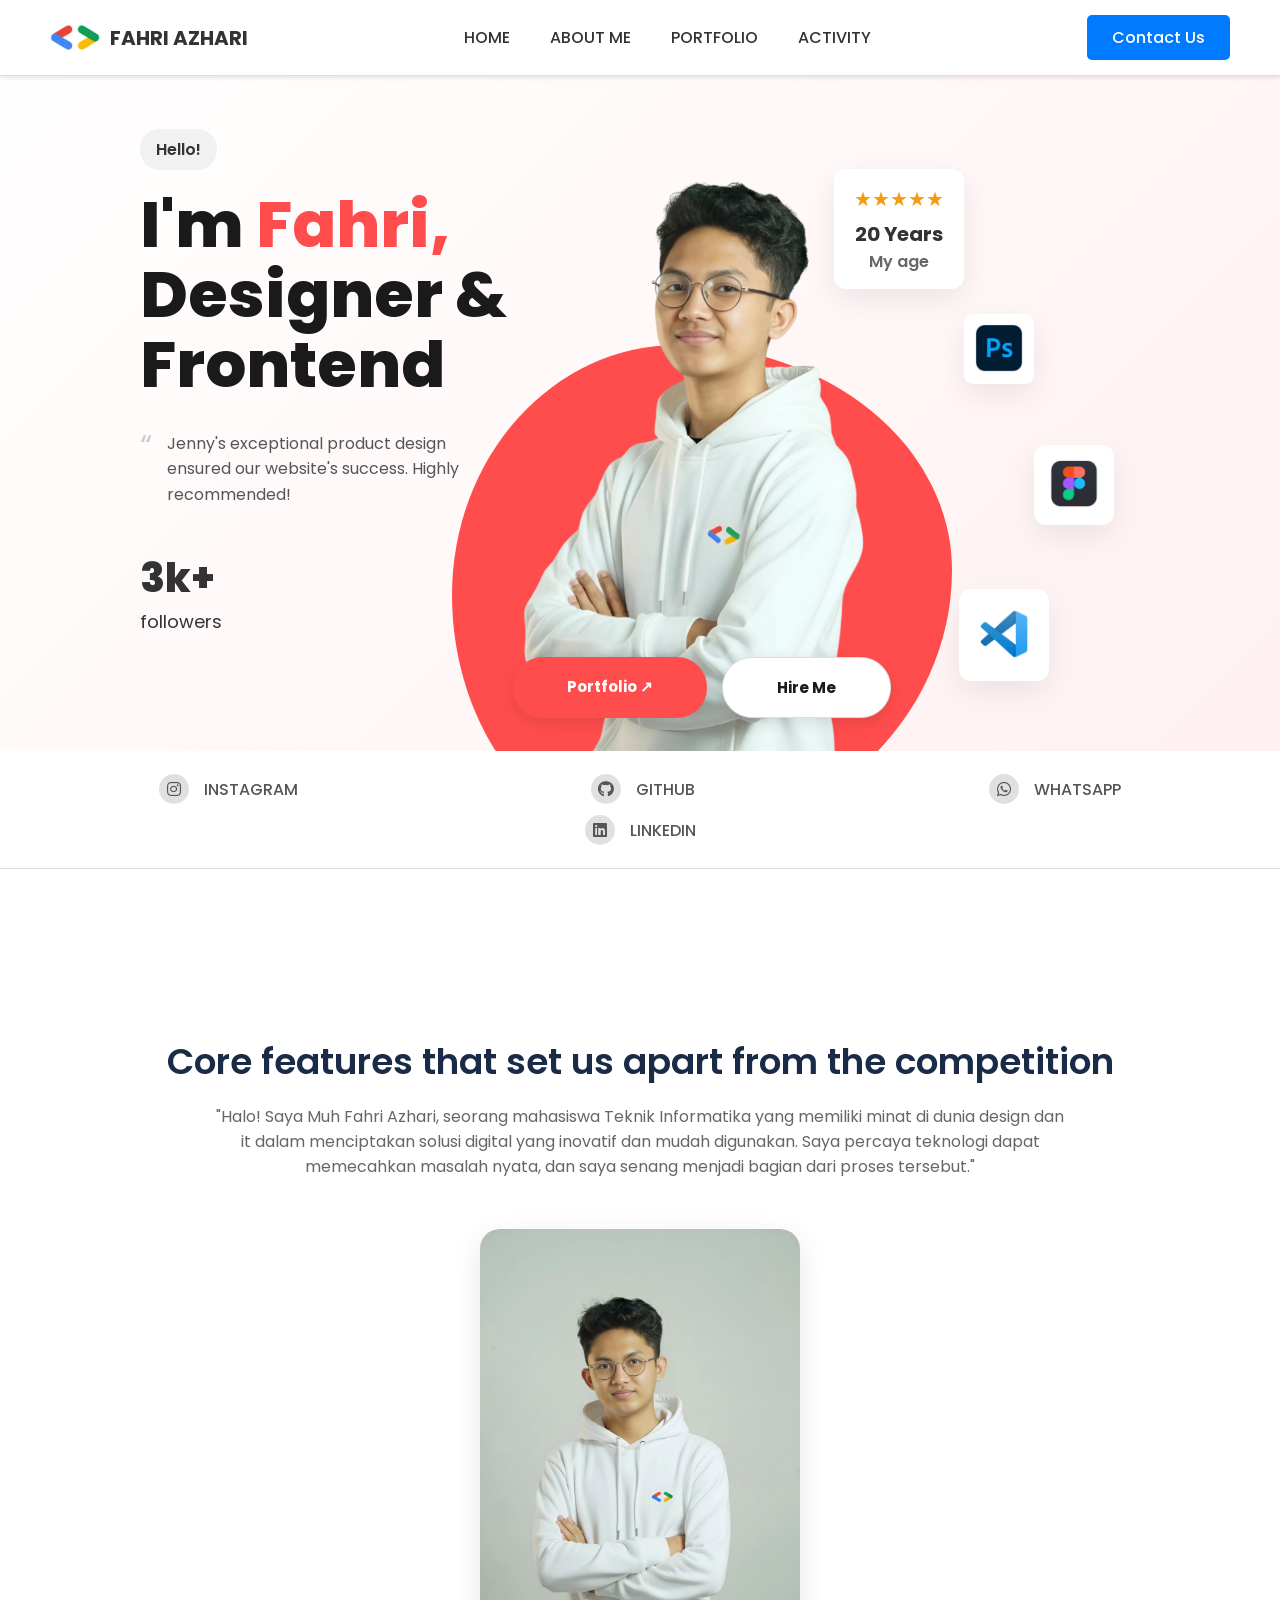
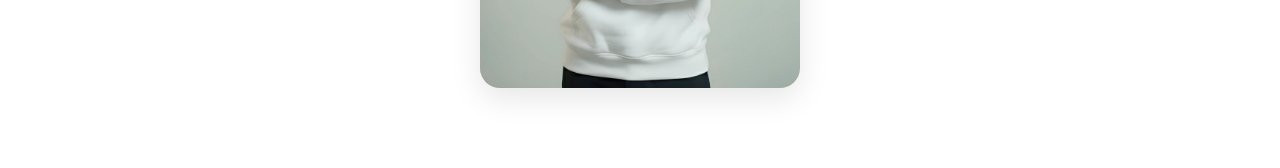
<file: index.html>
<!doctype html>
<html lang="en">
  <head>
    <meta charset="UTF-8" />
    <meta name="viewport" content="width=device-width, initial-scale=1.0" />
    <title>Fahri Azhari - Portofolio</title>

    <link rel="stylesheet" href="./style.css" />
    <link rel="stylesheet" href="./header.css" />
    <link rel="preconnect" href="https://fonts.googleapis.com" />
    <link rel="preconnect" href="https://fonts.gstatic.com" crossorigin />
    <link rel="stylesheet" href="https://unpkg.com/aos@next/dist/aos.css" />
    <link
      href="https://fonts.googleapis.com/css2?family=Poppins:wght@400;700;900&display=swap"
      rel="stylesheet"
    />

    <link
      rel="stylesheet"
      href="https://cdnjs.cloudflare.com/ajax/libs/font-awesome/6.5.1/css/all.min.css"
    />
  </head>
  <body>
    <header>
      <div class="logo">
        <img
          src="assets/images/icons/Dev_logo.jpg"
          class="icon-dev"
          alt=""
          srcset=""
        />
        <span>FAHRI AZHARI</span>
      </div>
      <nav>
        <ul>
          <li><a href="#">HOME</a></li>
          <li><a href="#">ABOUT ME</a></li>
          <li><a href="#">PORTFOLIO</a></li>
          <li><a href="#">ACTIVITY</a></li>
        </ul>
      </nav>
      <a href="#" class="contact-button">Contact Us</a>
    </header>

    <section class="hero-section">
      <div class="hero-text" data-aos="fade-right">
        <span class="greeting">Hello!</span>
        <h1>I'm <span>Fahri,</span><br />Designer & Frontend</h1>

        <div class="testimonial" data-aos="fade-up" data-aos-delay="200">
          <span class="quote-icon">“</span>
          <p>
            Jenny's exceptional product design ensured our website's success.
            Highly recommended!
          </p>
        </div>

        <div class="stat-clients" data-aos="fade-up" data-aos-delay="300">
          <strong>3k+</strong>
          followers
        </div>
      </div>

      <div class="hero-image-container" data-aos="fade-left">
        <div class="background-blob"></div>

        <div class="stat-experience">
          <div class="stars">★★★★★</div>
          <strong>20 Years</strong>
          <p>My age</p>
        </div>
        <div class="stat-skill">
          <!-- <div class="star1">Photoshop</div> -->
          <img src="assets/images/icons/PHOTOSHOP.png" alt="" />
        </div>
        <div class="stat-skill1">
          <!-- <div class="stars2">Photoshop</div> -->
          <img src="assets/images/icons/FIGMA.png" alt="" />
        </div>
        <div class="stat-skill2">
          <!-- <div class="stars3">Photoshop</div> -->
          <img src="assets/images/icons/VSCODE.png" alt="" />
        </div>

        <img
          src="assets/images/design/Desain tanpa judul.png"
          alt="Jenny, Product Designer"
          class="profile-image"
        />

        <div class="cta-buttons" data-aos="fade-up" data-aos-delay="400">
          <a
            href="https://sites.google.com/view/fahriazhari/halaman-muka"
            class="btn-primary"
            >Portfolio ↗</a
          >
          <a href="#contact" class="btn-secondary">Hire Me</a>
        </div>
      </div>
    </section>

    <footer
      id="contact"
      data-aos="fade-up"
      data-aos-anchor-placement="top-bottom"
    >
      <div class="social-media">
        <a href="https://www.instagram.com/_fahriazhari/" class="social-link">
          <div class="social-icon"><i class="fab fa-instagram"></i></div>
          <span>INSTAGRAM</span>
        </a>
        <a href="https://github.com/Fahriazhari856" class="social-link">
          <div class="social-icon"><i class="fab fa-github"></i></div>
          <span>GITHUB</span>
        </a>
        <a href="#" class="social-link">
          <div class="social-icon"><i class="fab fa-whatsapp"></i></div>
          <span>WHATSAPP</span>
        </a>
        <a
          href="https://www.linkedin.com/in/muh-fahri-azhari-ptik-a-697428329/"
          class="social-link"
        >
          <div class="social-icon"><i class="fab fa-linkedin"></i></div>
          <span>LINKEDIN</span>
        </a>
      </div>
    </footer>

    <section class="about-me">
      <h1 data-aos="fade-down">ABOUT ME</h1>

      <section class="features-section">
        <div class="container">
          <div class="section-header">
            <h2>Core features that set us apart from the competition</h2>
            <p>
              "Halo! Saya Muh Fahri Azhari, seorang mahasiswa Teknik Informatika
              yang memiliki minat di dunia design dan it dalam menciptakan
              solusi digital yang inovatif dan mudah digunakan. Saya percaya
              teknologi dapat memecahkan masalah nyata, dan saya senang menjadi
              bagian dari proses tersebut."
            </p>
          </div>

          <div class="features-grid">
            <div class="feature-card">
              <div class="icon-wrapper">
                <i class="fa-solid fa-chart-line"></i>
              </div>
              <h3>Real-time analytics</h3>
              <p>
                Gain actionable insights with our real-time analytics feature.
              </p>
            </div>

            <div class="feature-card">
              <div class="icon-wrapper">
                <i class="fa-solid fa-pen-to-square"></i>
              </div>
              <h3>Customizable reports</h3>
              <p>
                Streamline your financial processes with automated workflows.
              </p>
            </div>

            <div class="center-image-wrapper">
              <img
                src="assets/images/design/1.jpg"
                alt="Wanita profesional bekerja dengan laptop"
                class="center-image"
              />
            </div>

            <div class="feature-card">
              <div class="icon-wrapper">
                <i class="fa-solid fa-mobile-screen-button"></i>
              </div>
              <h3>Mobile accessibility</h3>
              <p>
                Manage your finances on the go with our mobile-friendly
                platform.
              </p>
            </div>

            <div class="feature-card">
              <div class="icon-wrapper">
                <i class="fa-solid fa-shield-halved"></i>
              </div>
              <h3>Enhanced security</h3>
              <p>
                Protect your sensitive financial data with our state-of-the-art
                security measures.
              </p>
            </div>
          </div>
        </div>
      </section>
    </section>
    <!-- <PORTOFOLIO PROJECT> -->

    <script src="https://unpkg.com/aos@next/dist/aos.js"></script>
    <script src="./script.js"></script>
  </body>
</html>
</file>
<file: style.css>
/* Mengaktifkan smooth scroll untuk seluruh halaman */
html {
  scroll-behavior: smooth;
}

/* Pengaturan Dasar dan Font */
body {
  font-family: "Poppins", sans-serif;
  margin: 0;
  /* Mengganti warna solid dengan gradien bergerak */
  background: linear-gradient(
    -45deg,
    #ffffffff,
    #bdd8ffff,
    #ffe3e3ff,
    #ffffffff
  );
  background-size: 400% 400%;
  color: #333;
  /* Memberi ruang untuk header yang fixed */
  padding-top: 85px;
}

/* Animasi untuk gradien latar belakang */
@keyframes gradientAnimation {
  0% {
    background-position: 0% 50%;
  }
  50% {
    background-position: 100% 50%;
  }
  100% {
    background-position: 0% 50%;
  }
}

/* --- Main Container --- */
.hero-section {
  display: flex;
  align-items: center;
  justify-content: center;
  /* max-width: 1200px; */
  width: 80%;
  padding: 0px 147px 0px 140px;
  gap: 0px;
  position: relative;
  overflow: hidden; /* Tetap dipertahankan untuk memotong elemen yang keluar batas */
}

/* --- Kolom Kiri: Konten Teks --- */
.hero-text {
  flex: 1;
  max-width: 500px;
  margin-top: -180px;
}

.greeting {
  display: inline-block;
  background-color: #f1f1f1;
  padding: 8px 16px;
  border-radius: 20px;
  font-weight: 600;
  margin-bottom: 20px;
}

.hero-text h1 {
  font-size: 64px;
  font-weight: 800;
  color: #1a1a1a;
  line-height: 1.1;
  margin: 0 0 30px 0;
}

.hero-text h1 span {
  color: #ff4d4d; /* Warna merah/oranye untuk nama */
}

.testimonial {
  display: flex;
  gap: 15px;
  align-items: flex-start;
  margin-bottom: 40px;
}

.testimonial .quote-icon {
  font-size: 32px;
  color: #cccccc;
  line-height: 1;
}

.testimonial p {
  margin: 0;
  font-size: 16px;
  color: #555;
  line-height: 1.6;
  max-width: 300px;
}

.stat-clients {
  font-size: 18px;
  color: #333;
}

.stat-clients strong {
  display: block;
  font-size: 40px;
  font-weight: 800;
}

/* --- Kolom Kanan: Gambar --- */
.hero-image-container {
  flex: 1;
  position: relative;
  display: flex;
  justify-content: center;
  align-items: center;
  min-height: 500px;
  right: 200px;
  top: -140px;
}

.background-blob {
  position: absolute;
  width: 500px;
  height: 500px;
  background-color: #ff4d4d;
  border-radius: 45% 55% 60% 40% / 50% 45% 55% 50%;
  z-index: -11;
  top: 400px;
  animation: morph 8s ease-in-out infinite;
}

/* Animasi untuk blob agar bergerak perlahan */
@keyframes morph {
  0% {
    border-radius: 45% 55% 60% 40% / 50% 45% 55% 50%;
  }
  50% {
    border-radius: 30% 70% 70% 30% / 30% 30% 70% 70%;
  }
  100% {
    border-radius: 45% 55% 60% 40% / 50% 45% 55% 50%;
  }
}

.profile-image {
  width: 435px;
  /* padding: 0px 0px 0px 0.1px; */
  top: 140px;
  height: auto;
  position: relative;
  z-index: -8;
  filter: grayscale(10%);
  transition: transform 0.3s ease;
}

.profile-image:hover {
  transform: scale(1.03);
}

.stat-experience {
  position: absolute;
  top: 224px;
  right: 0px;
  background-color: #ffffff;
  padding: 15px 20px;
  border-radius: 12px;
  box-shadow: 0 10px 30px rgba(0, 0, 0, 0.08);
  text-align: center;
  z-index: 3;
}
.stat-skill {
  position: absolute;
  top: 369px;
  right: -70px;
  background-color: #ffffff;
  padding: 4px 10px;
  border-radius: 9px;
  box-shadow: 0 10px 30px rgba(0, 0, 0, 0.08);
  text-align: center;
  z-index: 3;
}
.stat-skill1 {
  position: absolute;
  top: 500px;
  right: -150px;
  background-color: #ffffff;
  padding: 9px 15px;
  border-radius: 12px;
  box-shadow: 0 10px 30px rgba(0, 0, 0, 0.08);
  text-align: center;
  z-index: 3;
}
.stat-skill2 {
  position: absolute;
  top: 644px;
  right: -85px;
  background-color: #ffffff;
  padding: 15px 20px;
  border-radius: 12px;
  box-shadow: 0 10px 30px rgba(0, 0, 0, 0.08);
  text-align: center;
  z-index: 3;
}

.stat-skill img {
  width: 50px;
  height: auto;
  margin-top: 5px;
}
.stat-skill1 img {
  width: 50px;
  height: auto;
  margin-top: 5px;
}
.stat-skill2 img {
  width: 50px;
  height: auto;
  margin-top: 5px;
}

.stars {
  color: #f39c12; /* Warna bintang kuning */
  font-size: 20px;
  margin-bottom: 5px;
}
.star1 {
  color: #f39c12; /* Warna bintang kuning */
  font-size: 15px;
  margin-bottom: 5px;
}
.star2 {
  color: #f39c12; /* Warna bintang kuning */
  font-size: 18px;
  margin-bottom: 5px;
}
.star3 {
  color: #f39c12; /* Warna bintang kuning */
  font-size: 20px;
  margin-bottom: 5px;
}

.stat-experience strong {
  font-size: 20px;
  font-weight: 700;
}

.stat-experience p {
  margin: 0;
  color: #666;
  font-weight: 600;
}

/* --- Tombol CTA --- */
.cta-buttons {
  position: absolute;
  bottom: 0px;
  position: absolute;
  transform: translateX(-50%);
  display: flex;
  gap: 15px;
  z-index: 100;
}

.cta-buttons a {
  text-decoration: none;
  padding: 18px 54px;
  border-radius: 30px;
  font-weight: 700;
  font-size: 15px;
  transition: all 0.3s ease;
  display: inline-block;
  box-shadow: 0 5px 15px rgba(0, 0, 0, 0.1);
}

.btn-primary {
  background-color: #ff4d4d;
  color: white;
}
.btn-primary:hover {
  background-color: #e63939;
  transform: translateY(-3px);
}

.btn-primary:active {
  transform: translateY(0); /* Kembali ke posisi semula saat diklik */
  box-shadow: 0 2px 5px rgba(0, 0, 0, 0.15);
}

.btn-secondary {
  background-color: white;
  color: #1a1a1a;
  border: 1px solid #ddd;
}
.btn-secondary:hover {
  background-color: #f5f5f5;
  transform: translateY(-3px);
}
.btn-secondary:active {
  transform: translateY(0);
  box-shadow: 0 2px 5px rgba(0, 0, 0, 0.15);
}

/* --- Desain Responsif --- */
@media (max-width: 992px) {
  .hero-section {
    flex-direction: column;
    text-align: center;
  }
  .hero-text {
    order: 2; /* Teks berada di bawah gambar */
    max-width: 100%;
  }
  .hero-image-container {
    order: 1; /* Gambar berada di atas teks */
    margin-bottom: 20px;
    width: 100%;
  }
  .testimonial {
    justify-content: center;
  }
  .hero-text h1 {
    font-size: 48px;
  }
  .profile-image {
    width: 300px; /* Perkecil gambar */
  }
  .background-blob {
    width: 350px; /* Perkecil blob */
    height: 350px;
  }
}

@media (max-width: 576px) {
  .hero-text h1 {
    font-size: 36px;
  }
  .profile-image {
    width: 250px;
  }
  .background-blob {
    width: 280px;
    height: 280px;
  }
  .cta-buttons {
    position: static; /* Lepaskan posisi absolut */
    transform: none;
    justify-content: center;
    margin-top: 30px;
  }
  .hero-image-container {
    min-height: auto;
    margin-bottom: 40px;
  }
}

.icon-dev {
  width: 50px;
  height: auto;
  margin-right: 10px;
}

/* 3. STYLE UNTUK BAGIAN BAWAH (SOCIAL BAR) */
footer {
  background-color: white;
  /* border-top: 1px solid #ddd; */
  padding: 25px 0;
  margin-top: -107px;
  z-index: 100;
}

.social-media {
  display: flex;
  justify-content: space-around; /* Memberi jarak merata */
  flex-wrap: wrap; /* Izinkan ikon untuk pindah baris di layar kecil */
  gap: 15px; /* Memberi jarak jika terjadi wrap */
  padding: 0 20px; /* Memberi padding horizontal */
}

.social-link {
  display: flex;
  align-items: center;
  text-decoration: none;
  color: #555;
  font-weight: 500;
  /* background: #d2d2d229; */
  padding: 24px 105px;
  margin: -26px 0px;
  border-radius: 5px;
  z-index: 90;
  transition: background-color 0.3s ease;
}

.social-link:hover {
  background-color: #f0f0f0;
}

.social-icon {
  width: 30px;
  height: 30px;
  background-color: #e0e0e0;
  border-radius: 50%; /* Membuat lingkaran sempurna */
  display: flex;
  justify-content: center;
  align-items: center;
  margin-right: 15px;
  font-size: 16px;
}

/* 4. STYLE UNTUK BAGIAN ABOUT ME */
.about-me {
  padding: 80px 50px;
  background-color: #ffffff;
  text-align: center;
  border-top: 1px solid #ddd;
}

/* (Tambahkan media queries untuk responsive di sini jika diperlukan) */

.parent {
  display: grid;
  grid-template-columns: repeat(5, 1fr);
  grid-template-rows: repeat(5, 1fr);
  gap: 8px;
}

/* --- CSS UNTUK ANIMASI LATAR BELAKANG --- */
@keyframes floatUp {
  0% {
    transform: translateY(0);
    opacity: 0;
  }
  10% {
    opacity: 0.4;
  }
  25% {
    opacity: 0.2;
  }
  50% {
    opacity: 1;
  }
  75% {
    opacity: 0.5;
  }
  100% {
    transform: translateY(-100vh);
    opacity: 0;
  }
}

.background-icons {
  position: absolute;
  top: 0;
  left: 0;
  width: 100%;
  height: 100%;
  z-index: -5; /* Posisikan di lapisan paling belakang dari semua konten di dalam 'main' */
}

.icon-bg {
  position: absolute;
  bottom: -150px; /* Mulai dari bawah layar */
  font-size: 4rem;
  font-weight: 900;
  /* Warna gradasi yang modern */
  background: linear-gradient(
    45deg,
    #96beffff,
    #80d196ff,
    #dfc372ff,
    #de5e53ff
  );
  -webkit-background-clip: text;
  -webkit-text-fill-color: transparent;
  background-clip: text;
  text-fill-color: transparent;
  opacity: 0;
  filter: blur(1.5px); /* Menambahkan efek blur */
  animation: floatUp 15s infinite linear;
}

/* Variasi untuk setiap ikon agar terlihat acak */
.icon-bg:nth-child(1) {
  left: 10%;
  animation-delay: 0s;
  font-size: 3rem;
}
.icon-bg:nth-child(2) {
  left: 25%;
  animation-delay: 2s;
  animation-duration: 12s;
}
.icon-bg:nth-child(3) {
  left: 40%;
  animation-delay: 4s;
  font-size: 5rem;
}
.icon-bg:nth-child(4) {
  left: 60%;
  animation-delay: 1s;
  animation-duration: 18s;
}
.icon-bg:nth-child(5) {
  left: 75%;
  animation-delay: 5s;
  font-size: 2.5rem;
}
.icon-bg:nth-child(6) {
  left: 85%;
  animation-delay: 7s;
  animation-duration: 10s;
}
.icon-bg:nth-child(7) {
  left: 5%;
  animation-delay: 8s;
  font-size: 4.5rem;
}

/* Penempatan manual setiap logo di dalam grid untuk tampilan desktop */

/* --- Desain Responsif untuk Mobile --- */
@media (max-width: 992px) {
  .testimonial-section {
    flex-direction: column; /* Mengubah layout menjadi vertikal */
    padding: 40px;
    text-align: center;
  }
  .testimonial-navigation {
    justify-content: center; /* Pusatkan navigasi */
  }
  .logo-grid {
    grid-template-columns: repeat(3, 1fr); /* 3 kolom di layar kecil */
    width: 100%;
    max-width: none;
    margin-top: 40px;
  }
  /* Reset posisi grid untuk tampilan mobile */
  .logo-card:nth-child(n) {
    grid-column: auto;
    grid-row: auto;
  }
}

@media (max-width: 576px) {
  .main-quote {
    font-size: 32px;
  }
  .logo-grid {
    grid-template-columns: repeat(2, 1fr); /* 2 kolom di layar sangat kecil */
  }
}

.container {
  max-width: 1100px;
  margin: 0 auto; /* Otomatis menengahkan kontainer */
  padding: 0 20px;
}

/* === HEADER TEKS === */
.section-header {
  text-align: center;
  margin-bottom: 50px;
}

.section-header h2 {
  font-size: 36px;
  font-weight: 600;
  margin-bottom: 15px;
  color: #1a2b48; /* Warna biru tua */
}

.section-header p {
  font-size: 16px;
  color: #666;
  max-width: 860px;
  margin: 0 auto; /* Menengahkan paragraf */
}

/* === LAYOUT GRID UTAMA === */
.features-grid {
  display: grid;
  /* Membuat 3 kolom: 1fr (fleksibel), auto (sesuai konten), 1fr (fleksibel) */
  grid-template-columns: 1fr auto 1fr;
  gap: 25px;
  align-items: center;
}

/* === GAMBAR DI TENGAH === */
.center-image-wrapper {
  /* Menempatkan gambar di kolom ke-2, dan membentang 2 baris */
  grid-column: 2 / 3;
  grid-row: 1 / 3;
  display: flex;
  justify-content: center;
  align-items: center;
}

.center-image {
  max-width: 320px;
  width: 100%;
  border-radius: 20px;
  box-shadow: 0 10px 30px rgba(0, 0, 0, 0.1);
}

/* === KARTU FITUR === */
.feature-card {
  background-color: #f8f9fa; /* Warna latar belakang abu-abu muda */
  padding: 25px;
  border-radius: 16px;
  text-align: left;
  transition:
    transform 0.3s ease,
    box-shadow 0.3s ease;
  opacity: 0; /* Awalnya transparan untuk efek animasi */
  transform: translateY(20px); /* Sedikit turun untuk efek animasi */
}

.feature-card.visible {
  opacity: 1;
  transform: translateY(0);
}

.feature-card:hover {
  transform: translateY(-5px);
  box-shadow: 0 8px 25px rgba(0, 0, 0, 0.08);
}

.icon-wrapper {
  background-color: #1a2b48; /* Warna biru tua */
  color: #fff;
  width: 45px;
  height: 45px;
  border-radius: 10px;
  display: flex;
  justify-content: center;
  align-items: center;
  font-size: 20px;
  margin-bottom: 20px;
}

.feature-card h3 {
  font-size: 18px;
  font-weight: 600;
  margin-top: 0;
  margin-bottom: 10px;
}

.feature-card p {
  font-size: 14px;
  color: #555;
  line-height: 1.6;
  margin: 0;
}

/* === RESPONSIVE DESIGN (UNTUK MOBILE) === */
@media (max-width: 992px) {
  .features-grid {
    /* Ubah menjadi 1 kolom di layar yang lebih kecil */
    grid-template-columns: 1fr;
  }

  .center-image-wrapper {
    /* Reset posisi grid untuk layout 1 kolom */
    grid-column: auto;
    grid-row: auto;
    /* Pindahkan gambar ke urutan paling atas */
    order: -1;
    margin-bottom: 25px;
  }

  .feature-card {
    text-align: center;
  }

  .icon-wrapper {
    margin-left: auto;
    margin-right: auto;
  }
}

@media (max-width: 576px) {
  .section-header h2 {
    font-size: 28px;
  }
}

/* <!-- <PORTOFOLIO PROJECT> --> */
</file>
<file: header.css>
/* 1. STYLE UNTUK HEADER / NAVBAR */
header {
  display: flex; /* Menggunakan Flexbox untuk tata letak */
  justify-content: space-between;
  position: fixed;
  top: 0;
  left: 0;
  right: 0;
  background-color: white;
  box-shadow: 0 2px 4px rgba(0, 0, 0, 0.1); /* Memberi jarak antar elemen */
  align-items: center; /* Menyelaraskan item secara vertikal */
  padding: 15px 50px;
  border-bottom: 1px solid #ddd;
  z-index: 1000; /* Pastikan header selalu di lapisan paling atas */
}

.logo {
  font-weight: 700;
  font-size: 20px;
  display: flex;
  align-items: center;
}

.logo i {
  color: #007bff; /* Warna biru untuk ikon logo */
  margin-right: 10px;
  font-size: 24px;
}

nav ul {
  list-style: none; /* Menghilangkan titik list */
  display: flex;
  margin: 0;
  padding: 0;
}

nav ul li {
  margin: 0 20px; /* Jarak antar menu */
}

nav ul li a {
  text-decoration: none; /* Menghilangkan garis bawah link */
  color: #333;
  font-weight: 500;
  position: relative; /* Diperlukan untuk pseudo-element ::after */
  transition: color 0.3s ease;
}

nav ul li a::after {
  content: "";
  position: absolute;
  width: 0;
  height: 2px;
  bottom: -5px;
  left: 50%;
  transform: translateX(-50%);
  background-color: #007bff;
  transition: width 0.3s ease;
}

.contact-button {
  background-color: #007bff;
  color: white;
  padding: 10px 25px;
  border-radius: 5px; /* Membuat sudut tombol melengkung */
  text-decoration: none;
  font-weight: 500;
  transition:
    background-color 0.3s ease,
    transform 0.3s ease;
}

/* --- EFEK HOVER --- */
nav ul li a:hover {
  color: #007bff;
}

nav ul li a:hover::after {
  width: 100%; /* Garis bawah muncul saat hover */
}

.contact-button:hover {
  background-color: #0056b3; /* Warna biru lebih gelap */
  transform: translateY(-2px); /* Tombol sedikit terangkat */
}

/* Efek hover untuk tombol kontak */
.contact-button:hover {
  background-color: #0056b3; /* Warna biru lebih gelap */
  transform: translateY(-2px); /* Tombol sedikit terangkat */
  box-shadow: 0 4px 8px rgba(0, 0, 0, 0.2);
}
</file>
